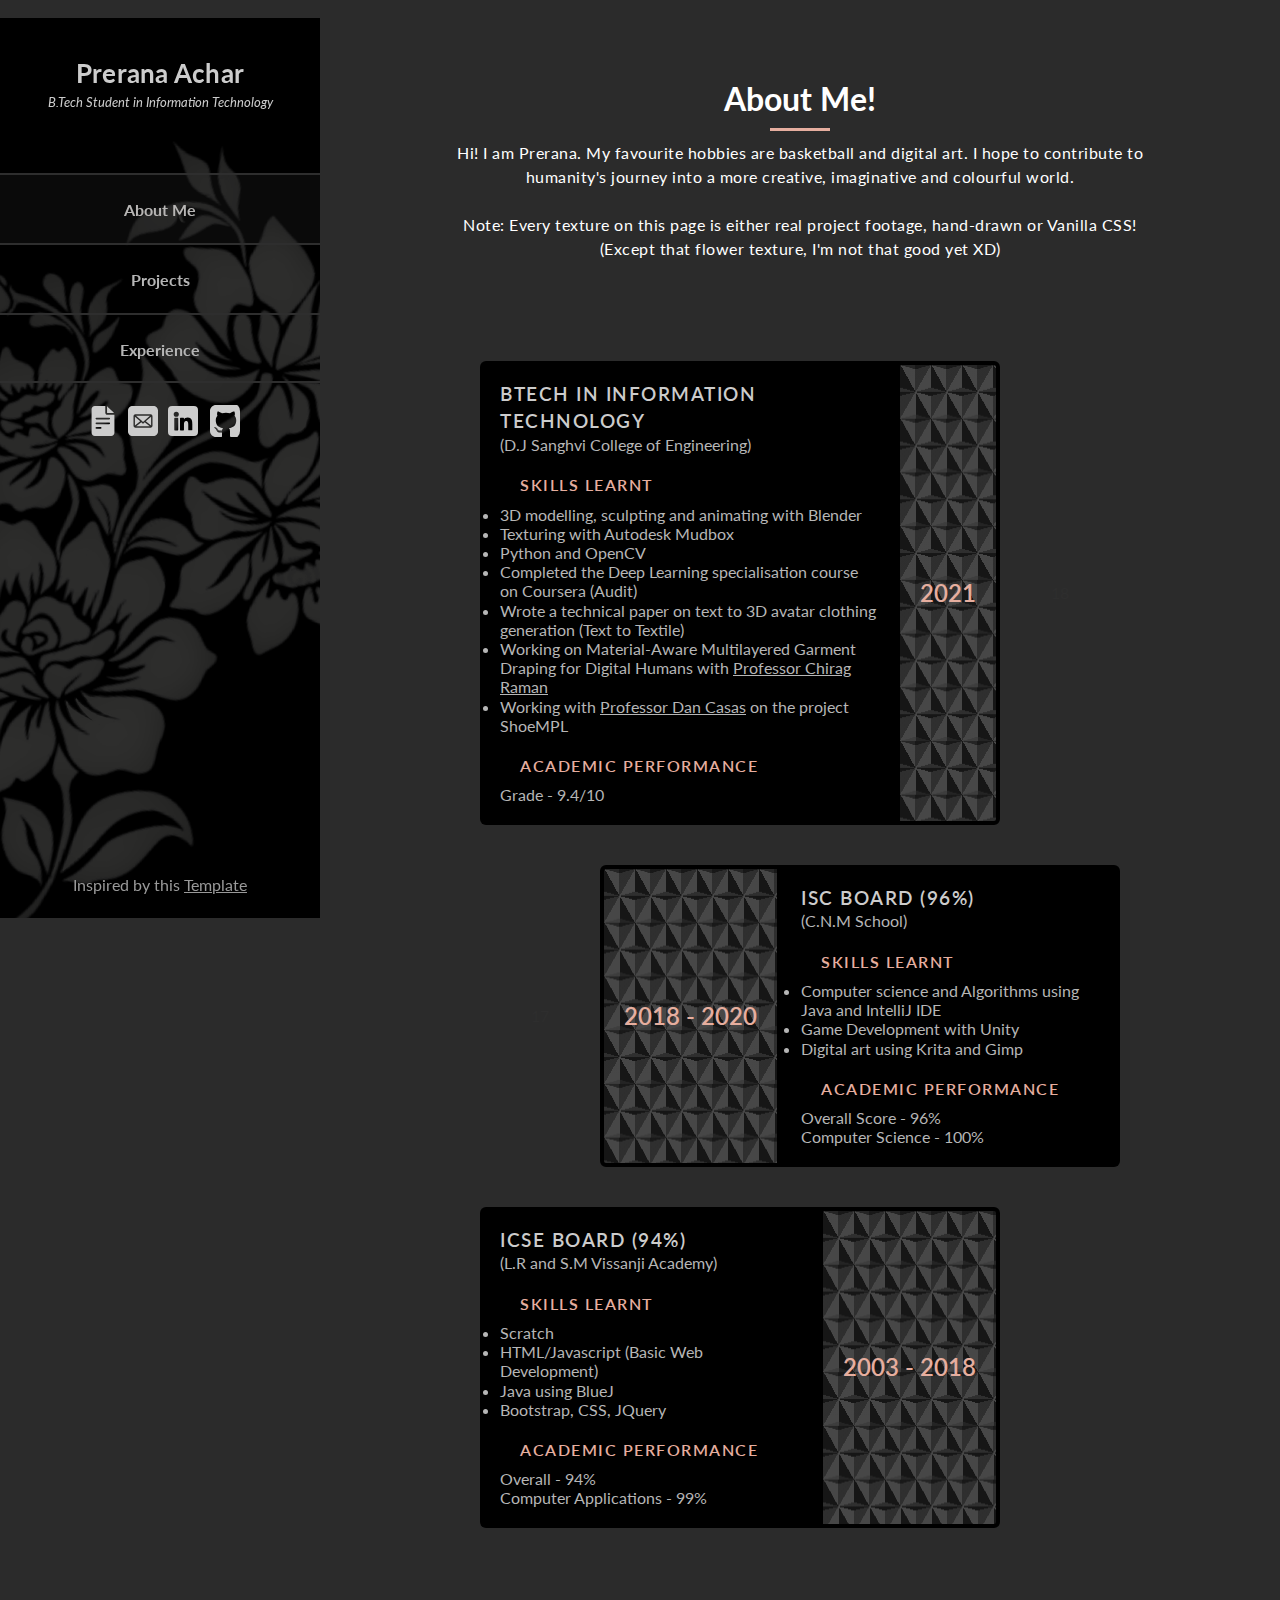
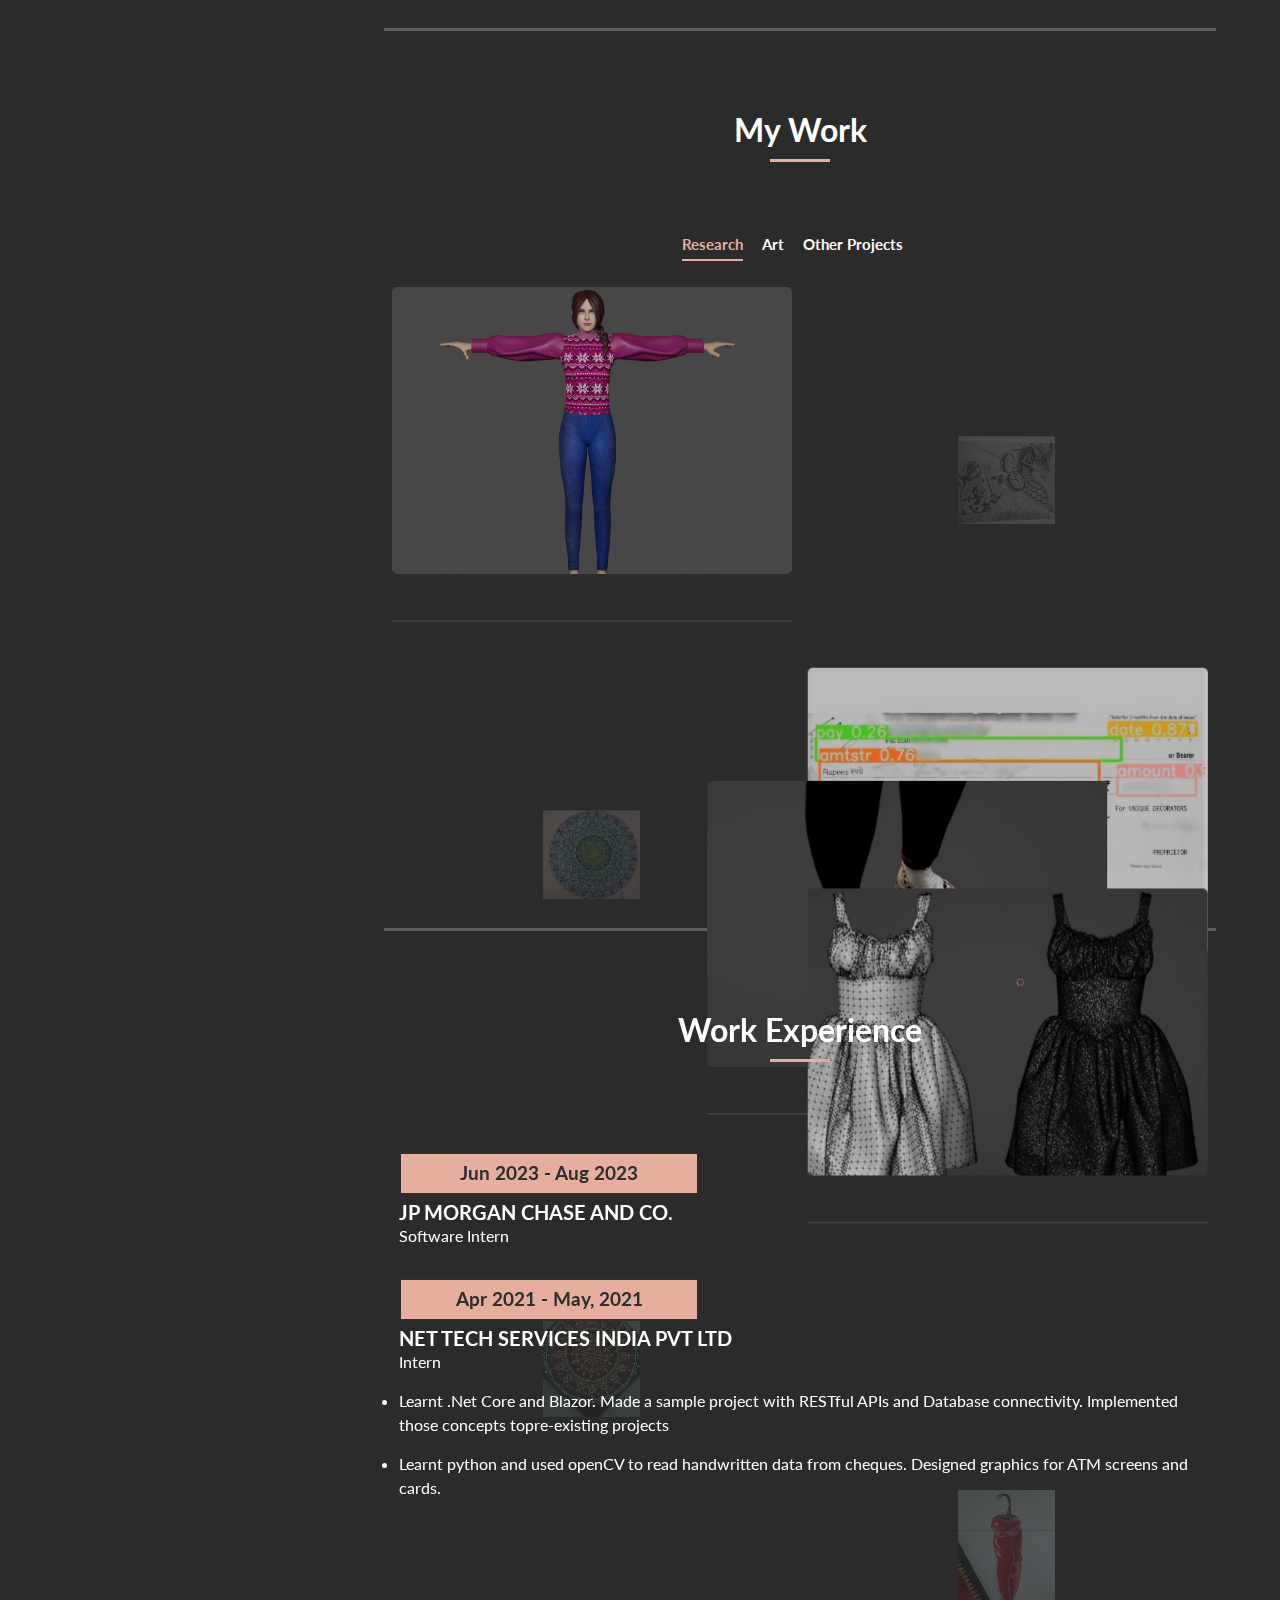
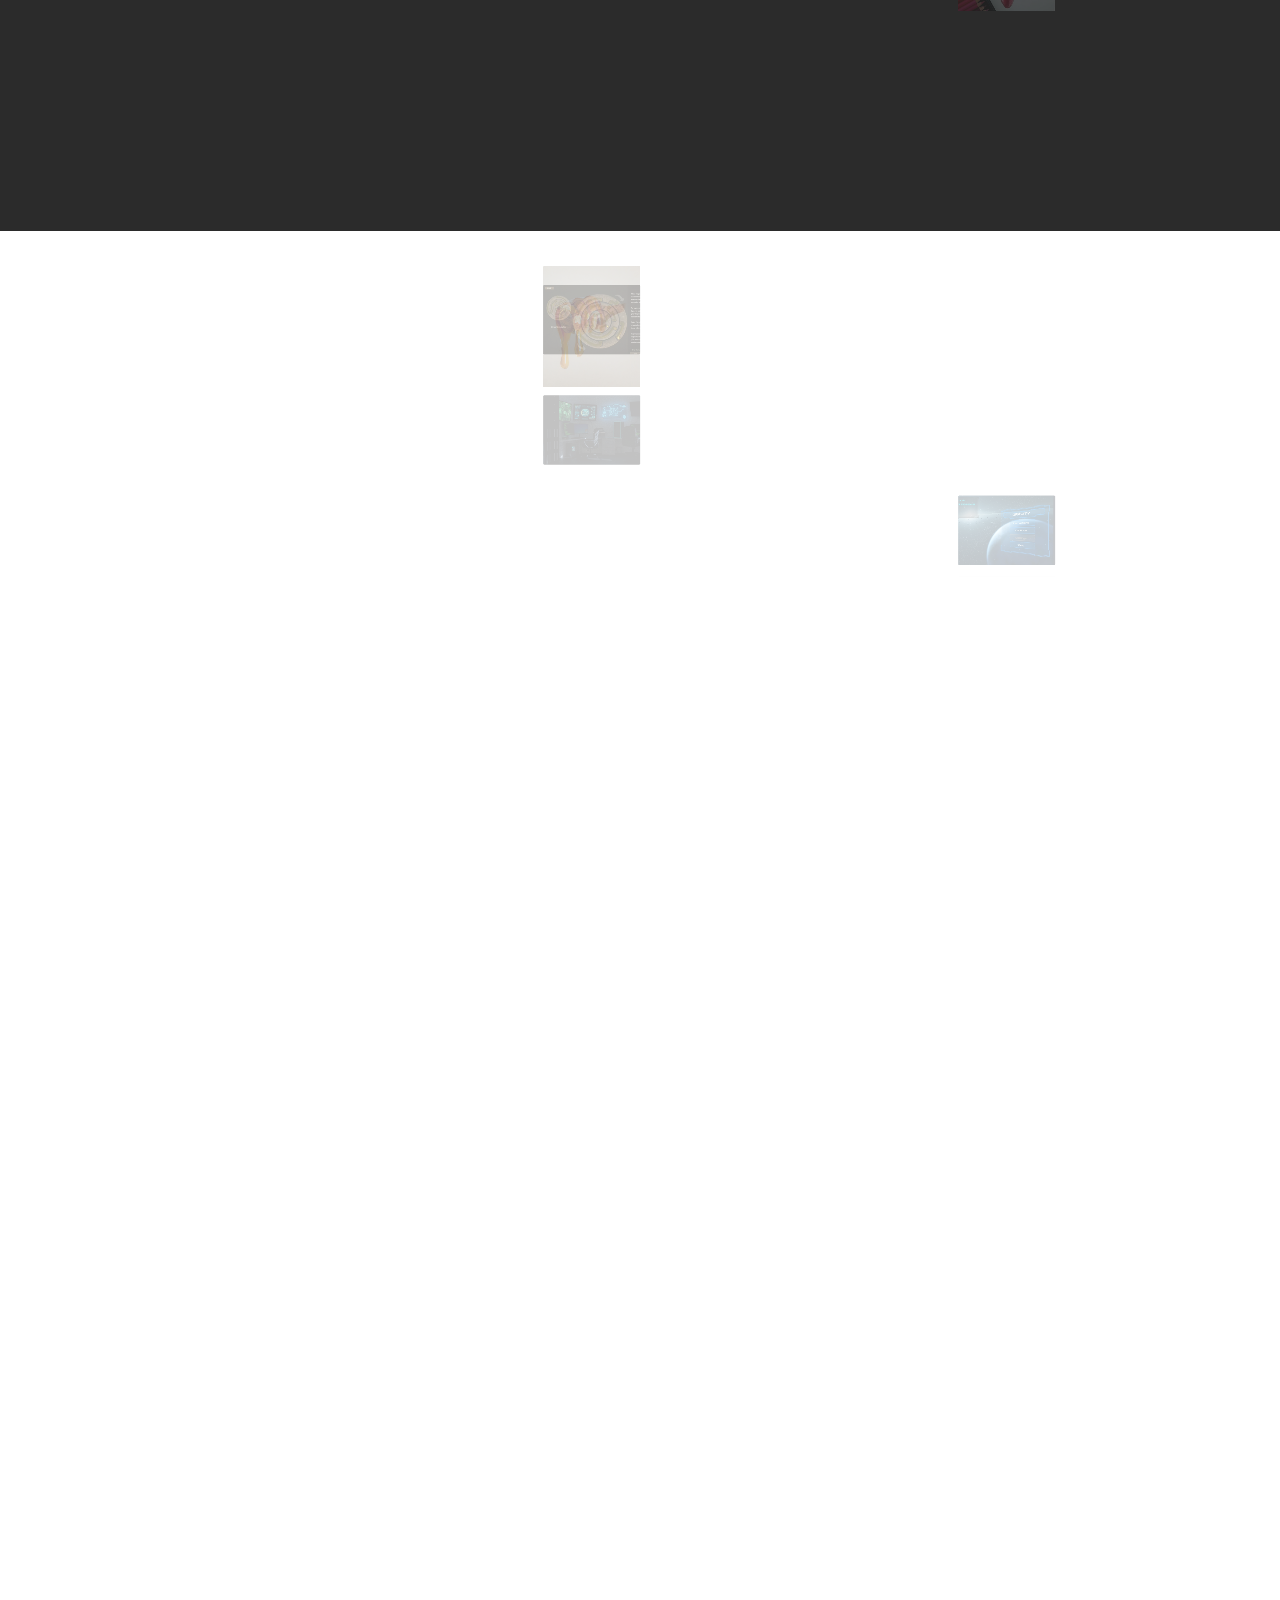
<file: index.html>
<!DOCTYPE html>
<html lang="en">
  <head>
    <meta charset="utf-8" />
    <meta
      name="viewport"
      content="width=device-width, initial-scale=1, shrink-to-fit=no"
    />
    <meta name="description" content="Prerana Achar's portfolio" />
    <meta name="author" content="Prerana Achar" />
    <link
      href="https://fonts.googleapis.com/css?family=Lato:100,300,400,700,900"
      rel="stylesheet"
    />

    <title>Prerana Achar's Portfolio</title>
    <!-- Bootstrap core CSS -->
    <link href="vendor/bootstrap/css/bootstrap.min.css" rel="stylesheet" />

    <!-- Additional CSS Files -->
    <link rel="stylesheet" href="assets/css/fontawesome.css" />
    <link rel="stylesheet" href="assets/css/templatemo-style.css" />
    <link rel="stylesheet" href="assets/css/owl.css" />
    <link rel="stylesheet" href="assets/css/icons.css" />
    <link rel="stylesheet" href="assets/css/lightbox.css" />
    <link rel="stylesheet" href="assets/css/timeline.css" />
    <link rel="stylesheet" href="assets/css/progress_bar.css" />
    
  </head>

  <body>
    <div id="page-wraper">
      <!-- Sidebar Menu -->
      <div class="responsive-nav">
        <i class="fa fa-bars" id="menu-toggle"></i>
        <div id="menu" class="menu">
          <i class="fa fa-times" id="menu-close"></i>
          <div class="container">
            <div class="author-content">
              <h4>Prerana Achar</h4>
              <span>B.Tech Student in Information Technology</span>
            </div>
            <nav class="main-nav" role="navigation">
              <ul class="main-menu">
                <li><a href="#section1">About Me</a></li>
                <li><a href="#section3">Projects</a></li>
                <li><a href="#section4">Experience</a></li>
              </ul>
            </nav>
            <!-- Social icons -->
            <div id="wrapper">
                <a class="iconDiv" tooltip="Resume" tabindex="0" href="assets/resources/Resume.pdf">
                  <div class="iconSVG">
                    <svg xmlns="http://www.w3.org/2000/svg" xmlns:xlink="http://www.w3.org/1999/xlink" xmlns:svgjs="http://svgjs.com/svgjs" version="1.1" x="0" y="0" viewBox="0 0 512 512" style="enable-background:new 0 0 512 512" xml:space="preserve">
                      <g>
                        <path d="M330 150c-19.299 0-35-15.701-35-35V0H116C85.673 0 61 24.673 61 55v402c0 30.327 24.673 55 55 55h280c30.327 0 55-24.673 55-55V150zM143 360h72.72c8.284 0 15 6.716 15 15s-6.716 15-15 15H143c-8.284 0-15-6.716-15-15s6.716-15 15-15zm-15-65c0-8.284 6.716-15 15-15h220c8.284 0 15 6.716 15 15s-6.716 15-15 15H143c-8.284 0-15-6.716-15-15zm235-95c8.284 0 15 6.716 15 15s-6.716 15-15 15H143c-8.284 0-15-6.716-15-15s6.716-15 15-15z" fill="currentColor"></path>
                        <path d="M325 115c0 2.757 2.243 5 5 5h114.314a54.866 54.866 0 0 0-10.515-13.732l-96.423-91.222a55.137 55.137 0 0 0-12.375-8.825V115z" fill="currentColor"></path>
                      </g>
                    </svg>
                  </div>
                </a>
                <a class="iconDiv" tooltip="Mail" tabindex="0" href="mailto:achar.prerana@gmail.com">
                  <div class="iconSVG">
                    <svg xmlns="http://www.w3.org/2000/svg" xmlns:xlink="http://www.w3.org/1999/xlink" xmlns:svgjs="http://svgjs.com/svgjs" version="1.1" x="0" y="0" viewBox="0 0 512 512" style="enable-background:new 0 0 512 512" xml:space="preserve">
                      <g>
                        <path d="m285.208 278.031 86.174 67.138H140.618l86.174-67.138 21.25 18.827c2.271 2.012 5.115 3.018 7.958 3.018s5.687-1.006 7.958-3.018zM118 181.642v150.725l90.52-70.525zm117.076 71.663L256 271.844l118.525-105.013h-237.05L235.07 253.3l.006.005zM512 78.393v355.215C512 476.833 476.833 512 433.607 512H78.393C35.167 512 0 476.833 0 433.607V78.393C0 35.167 35.167 0 78.393 0h355.215C476.833 0 512 35.167 512 78.393zm-94 97.45c0-18.203-14.36-33.012-32.011-33.012H126.011C108.36 142.831 94 157.64 94 175.843v160.313c0 18.203 14.36 33.012 32.011 33.012h259.978c17.651 0 32.011-14.809 32.011-33.012zm-24 156.523V181.642l-90.52 80.2z" fill="currentColor" class=""></path>
                      </g>
                    </svg>
                  </div>
                </a>
                <a class="iconDiv" tooltip="LinkedIn" tabindex="0" href="https://www.linkedin.com/in/prerana-achar-354805227/">
                  <div class="iconSVG">
                    <svg xmlns="http://www.w3.org/2000/svg" xmlns:xlink="http://www.w3.org/1999/xlink" xmlns:svgjs="http://svgjs.com/svgjs" version="1.1" x="0" y="0" viewBox="0 0 176 176" style="enable-background:new 0 0 512 512" xml:space="preserve">
                      <g>
                        <path d="M152 0H24A24 24 0 0 0 0 24v128a24 24 0 0 0 24 24h128a24 24 0 0 0 24-24V24a24 24 0 0 0-24-24zM60 139.28a3.71 3.71 0 0 1-3.71 3.72H40.48a3.71 3.71 0 0 1-3.72-3.72V73a3.72 3.72 0 0 1 3.72-3.72h15.81A3.72 3.72 0 0 1 60 73zM48.38 63a15 15 0 1 1 15-15 15 15 0 0 1-15 15zm94.26 76.54a3.41 3.41 0 0 1-3.42 3.42h-17a3.41 3.41 0 0 1-3.42-3.42v-31.05c0-4.64 1.36-20.32-12.13-20.32-10.45 0-12.58 10.73-13 15.55v35.86A3.42 3.42 0 0 1 90.3 143H73.88a3.41 3.41 0 0 1-3.41-3.42V72.71a3.41 3.41 0 0 1 3.41-3.42H90.3a3.42 3.42 0 0 1 3.42 3.42v5.78c3.88-5.83 9.63-10.31 21.9-10.31 27.18 0 27 25.38 27 39.32z" fill="currentColor" opacity="1"></path>
                      </g>
                    </svg>
                  </div>
                </a>
                <a class="iconDiv" tooltip="Github" tabindex="0" href="https://github.com/Prerana-Achar">
                  <div class="iconSVG" style="padding: 0%; height: 36px;">
                    <svg xmlns="http://www.w3.org/2000/svg" version="1.1" xmlns:xlink="http://www.w3.org/1999/xlink" x="0" y="0" viewBox="0 0 438.536 438.536" style="enable-background:new 0 0 512 512; margin:2px" xml:space="preserve">
						<g>
							<path d="M158.173 352.599c-3.049.568-4.381 1.999-3.999 4.281.38 2.283 2.093 3.046 5.138 2.283 3.049-.76 4.38-2.095 3.997-3.997-.378-2.092-2.091-2.95-5.136-2.567zM141.898 354.885c-3.046 0-4.568 1.041-4.568 3.139 0 2.474 1.619 3.518 4.853 3.138 3.046 0 4.57-1.047 4.57-3.138 0-2.471-1.619-3.522-4.855-3.139zM119.629 354.022c-.76 2.095.478 3.519 3.711 4.284 2.855 1.137 4.664.568 5.424-1.714.572-2.091-.666-3.61-3.711-4.568-2.856-.759-4.663-.102-5.424 1.998z" fill="currentColor"></path>
							<path d="M414.41 24.123C398.326 8.042 378.964 0 356.309 0H82.225C59.577 0 40.208 8.042 24.123 24.123 8.042 40.207 0 59.576 0 82.225v274.088c0 22.65 8.042 42.017 24.123 58.098 16.084 16.084 35.454 24.126 58.102 24.126h63.953c4.184 0 7.327-.144 9.42-.424 2.092-.288 4.184-1.526 6.279-3.717 2.096-2.187 3.14-5.376 3.14-9.562 0-.568-.05-7.046-.144-19.417-.097-12.375-.144-22.176-.144-29.41l-6.567 1.143c-4.187.76-9.469 1.095-15.846.999-6.374-.096-12.99-.76-19.841-1.998-6.855-1.239-13.229-4.093-19.13-8.562-5.898-4.477-10.085-10.328-12.56-17.559l-2.856-6.571c-1.903-4.373-4.899-9.229-8.992-14.554-4.093-5.332-8.232-8.949-12.419-10.852l-1.999-1.428c-1.331-.951-2.568-2.098-3.711-3.429-1.141-1.335-1.997-2.669-2.568-3.997-.571-1.335-.097-2.43 1.427-3.289 1.524-.855 4.281-1.279 8.28-1.279l5.708.855c3.808.76 8.516 3.042 14.134 6.851 5.614 3.806 10.229 8.754 13.846 14.843 4.38 7.806 9.657 13.75 15.846 17.843 6.184 4.097 12.419 6.143 18.699 6.143s11.704-.476 16.274-1.424c4.565-.954 8.848-2.385 12.847-4.288 1.713-12.751 6.377-22.559 13.988-29.41-10.848-1.143-20.602-2.854-29.265-5.14-8.658-2.286-17.605-5.995-26.835-11.136-9.234-5.14-16.894-11.512-22.985-19.13-6.09-7.618-11.088-17.61-14.987-29.978-3.901-12.375-5.852-26.652-5.852-42.829 0-23.029 7.521-42.637 22.557-58.814-7.044-17.32-6.379-36.732 1.997-58.242 5.52-1.714 13.706-.428 24.554 3.855 10.85 4.286 18.794 7.951 23.84 10.992 5.046 3.042 9.089 5.614 12.135 7.71 17.705-4.949 35.976-7.423 54.818-7.423 18.841 0 37.115 2.474 54.821 7.423l10.849-6.852c7.426-4.57 16.18-8.757 26.269-12.562 10.088-3.806 17.795-4.854 23.127-3.14 8.562 21.51 9.328 40.922 2.279 58.241 15.036 16.179 22.559 35.786 22.559 58.815 0 16.18-1.951 30.505-5.852 42.969-3.898 12.467-8.939 22.463-15.13 29.981-6.184 7.519-13.894 13.843-23.124 18.986-9.232 5.137-18.178 8.853-26.84 11.132-8.661 2.286-18.414 4.004-29.263 5.147 9.891 8.562 14.839 22.072 14.839 40.538v68.238c0 3.237.472 5.852 1.424 7.851.958 1.998 2.478 3.374 4.571 4.141 2.102.76 3.949 1.235 5.571 1.424 1.622.191 3.949.287 6.995.287h63.953c22.648 0 42.018-8.042 58.095-24.126 16.084-16.084 24.126-35.454 24.126-58.102V82.225c-.002-22.649-8.044-42.021-24.125-58.102z" fill="currentColor"></path>
							<path d="M86.793 319.195c-1.331.948-1.141 2.471.572 4.565 1.906 1.902 3.427 2.189 4.57.855 1.331-.948 1.141-2.471-.575-4.569-1.902-1.71-3.424-1.997-4.567-.851zM77.374 312.057c-.57 1.335.096 2.478 1.999 3.426 1.521.955 2.762.767 3.711-.568.57-1.335-.096-2.478-1.999-3.433-1.903-.572-3.14-.38-3.711.575zM95.646 330.331c-1.715.948-1.715 2.666 0 5.137 1.713 2.478 3.328 3.142 4.853 1.998 1.714-1.334 1.714-3.142 0-5.427-1.521-2.468-3.14-3.046-4.853-1.708zM105.641 343.174c-1.714 1.526-1.336 3.327 1.142 5.428 2.281 2.279 4.185 2.566 5.708.849 1.524-1.519 1.143-3.326-1.142-5.42-2.281-2.28-4.185-2.568-5.708-.857z" fill="currentColor"></path>
						</g>
					</svg>
                  </div>
                </a>
            </div>

            <div style="position: absolute; top:95%; width:100%; text-align:center; color:#999999;">Inspired by this <a href="https://templatemo.com/tm-531-reflux" style="text-decoration: underline;">Template</a></div>
          </div>
        </div>
      </div>

      <section class="section about-me" data-section="section1">
        <div class="container">
          <div class="section-heading">
            <h2>About Me!</h2>
            <div class="line-dec"></div>
            <span>Hi! I am Prerana. My favourite hobbies are basketball and digital art. I hope to contribute to humanity's journey into a more creative, imaginative and colourful world.<br><br>Note: Every texture on this page is either real project footage, hand-drawn or Vanilla CSS! <br>(Except that flower texture, I'm not that good yet XD)</span>             
          </div>
          <div class="timeline">
            <div class="timeline__event animated fadeInUp timeline__event--type1">
              <div class="timeline__event__icon">
              18
              </div>
              <div class="timeline__event__date">
                2021
              </div>
              <div class="timeline__event__content">
                <div class="timeline__event__title">
                  BTech in Information Technology
                </div>
                <div class="timeline__event__description">
                  (D.J Sanghvi College of Engineering)
                </div>
                <div class="timeline__event__subtitle">
                  Skills learnt
                </div>
                <div class="timeline__event__description">
                  <li>3D modelling, sculpting and animating with Blender</li>
                  <li>Texturing with Autodesk Mudbox</li>
                  <li>Python and OpenCV</li>
                  <li><span>Completed the Deep Learning specialisation course on Coursera (Audit)</span></li>
                  <li><span>Wrote a technical paper on text to 3D avatar clothing generation (Text to Textile)</span></li>
                  <li><span>Working on Material-Aware Multilayered Garment Draping for Digital Humans with <a href="https://www.tudelft.nl/ewi/over-de-faculteit/afdelingen/intelligent-systems/pattern-recognition-bioinformatics/socially-perceptive-computing-lab/people/chirag-raman">Professor Chirag Raman</a> </span></li>
				  <li><span>Working with <a href="https://dancasas.github.io/">Professor Dan Casas</a> on the project ShoeMPL</span></li>
				</div>
				<div class="timeline__event__subtitle">Academic Performance
                </div>
                <div class="timeline__event__description">
                   Grade - 9.4/10
                </div>
              </div>
            </div>
			<div class="timeline__event animated fadeInUp timeline__event--type1">
              <div class="timeline__event__icon">
              17
              </div>
              <div class="timeline__event__date">
                2018 - 2020
              </div>
              <div class="timeline__event__content">
                <div class="timeline__event__title">
                  ISC Board (96%)
                </div>
                <div class="timeline__event__description ">(C.N.M School) 
                </div>
                <div class="timeline__event__subtitle ">Skills Learnt
                </div>
                <div class="timeline__event__description">
					<li>Computer science and Algorithms using Java and IntelliJ IDE</li>
					<li>Game Development with Unity</li>
					<li>Digital art using Krita and Gimp</li> 
                </div>
                <div class="timeline__event__subtitle">Academic Performance
                </div>
                <div class="timeline__event__description">
                  Overall Score - 96%<br>
                  Computer Science - 100%
                </div>
              </div>
            </div>
			<div class="timeline__event animated fadeInUp timeline__event--type1">
              <div class="timeline__event__icon ">
              </div>
              <div class="timeline__event__date">
                2003 - 2018
              </div>
              <div class="timeline__event__content ">
                <div class="timeline__event__title">
                  ICSE Board (94%)
                </div>
                <div class="timeline__event__description">(L.R and S.M Vissanji Academy)
                </div>
                <div class="timeline__event__subtitle ">Skills learnt
                </div>
                
                <div class="timeline__event__description">
                    <li> Scratch</li>
                    <li> HTML/Javascript (Basic Web Development)</li>
                    <li> Java using BlueJ</li>
                    <li> Bootstrap, CSS, JQuery</li>
                </div>
                <div class="timeline__event__subtitle ">Academic Performance
                </div>
                <div class="timeline__event__description">
                    Overall - 94%<br>
                    Computer Applications - 99%
                </div>
              </div>
            </div>
          </div>
      </section>

      <section class="section my-work" data-section="section3" id="section3">
        <div class="container">
          <div class="section-heading">
            <h2>My Work</h2>
            <div class="line-dec"></div>
            
            
          </div>
          <div class="row">
            <div class="isotope-wrapper">
              <form class="isotope-toolbar">
				<label
                  ><input
                    type="radio"
                    data-type="python"
                    name="isotope-filter"
					checked="true"
                  />
                  <span>Research</span>
              </label>
                <label
                  ><input
                    type="radio"
                    data-type="art"
                    name="isotope-filter"
                  />
                  <span>Art</span></label
                >
                <label
                  ><input
                    type="radio"
                    data-type="c#"
                    name="isotope-filter"
                  />
                  <span>Other Projects</span></label
                >
                
              </form>
              <div class="isotope-box">
              <div class="isotope-item" data-type="python">
                <figure class="snip1321">
                  <img
                    src="assets/images/portfolio-03.jpg"
                    alt="sq-sample26"
                  />
                  <figcaption>
                    <h4>Text to 3D outfit generator</h4>
                    <span>Creates outfit designs from textual prompts to 3-D printable outfits using machine learning.
                      <br><br>(The outfit generated is for the prompt - "Pink wollen turtleneck top with balloon sleeves and blue jeans")
                    </span>
                  </figcaption>
                </figure>
              </div>
			  <div class="isotope-item" data-type="art">
                  <img
                    src="assets/images/art/02.jpg"
                    alt="sq-sample26"
                  />
              </div>
			  <div class="isotope-item" data-type="art">
                  <img
                    src="assets/images/art/01.jpg"
                    alt="sq-sample26"
                  />
              </div>
			  <div class="isotope-item" data-type="art">
                  <img
                    src="assets/images/art/03.jpg"
                    alt="sq-sample26"
                  />
              </div>
			  <div class="isotope-item" data-type="art">
                  <img
                    src="assets/images/art/04.jpg"
                    alt="sq-sample26"
                  />
              </div>
			  <div class="isotope-item" data-type="art">
                  <img
                    src="assets/images/art/05.jpg"
                    alt="sq-sample26"
                  />
              </div>
			  <div class="isotope-item" data-type="art">
                  <img
                    src="assets/images/art/06.jpg"
                    alt="sq-sample26"
                  />
              </div>
              <div class="isotope-item" data-type="c#">
                <figure class="snip1321">
                  <img
                    src="assets/images/portfolio-06.jpg"
                    alt="sq-sample26"
                  />
                  <figcaption>
                    <h4>Ivory Flame</h4>
                    <span class="smallText">Collaborative platform to teach analytical concepts to students through dynamically
                      adjusted 3D games and puzzles. A new puzzle orientation is randomly generated each time and the difficulty is based on the players previous performance.
                    <br><br> Also includes a game builder tool for teachers to create and upload their own drag and drop games. (Image shown is a puzzle to teach the concept of for loops)</span>
                    <button onclick="location.href='assets/resources/SIH.mp4'">See demo!</button>
                  </figcaption>
                </figure>
              </div>
              <div class="isotope-item" data-type="python">
                <figure class="snip1321">
                  <img
                    src="assets/images/portfolio-05.jpg"
                    alt="sq-sample26"
                  />
                  <figcaption>
                    <h4>Cheque OCR</h4>
                    <span>Perform OCR on cheques to extract information(Amount, MICR etc) from it and update it in the database.</span>
                  </figcaption>
                </figure>
              </div>
              <div class="isotope-item" data-type="c#">
                <figure class="snip1321">
                  <img
                    src="assets/images/portfolio-04.jpg"
                    alt="sq-sample26"
                  />
                  <figcaption>
                    <h4>Mystic Memoirs</h4>
                    <span>Host can create a 3D scene (meeting room, classroom, fantasy worlds etc.) and host it on their machine.<br>
                      <br>Friends/Attendees can choose avatars and join the session. Animations are synced across devices.</span>
                  </figcaption>
                </figure>
              </div>   
              <div class="isotope-item" data-type="c#">
                  <figure class="snip1321">
                    <img
                      src="assets/images/portfolio-02.jpg"
                      alt="sq-sample26"
                    />
                    <figcaption>
                      <h4>Gravity</h4>
                      <span class="mediumText">Physics based puzzle game in Unity. Rotate the setup in 3D space and change the direction of gravity to make the boxes move and get the protagonist cube to reach a portal. <br><br> Implemented physics based collisions and trigger  
                        animations which only break boxes if they are hit with enough force during collision</span>
						<button onclick="location.href='assets/resources/Gravity.mp4'">See demo!</button>
					</figcaption>
                  </figure>
              </div>           
                <div class="isotope-item" data-type="python">
                  <figure class="snip1321">
                    <img
                      src="assets/images/portfolio-01.jpg"
                      alt="sq-sample26"
                    />
                    <figcaption>
                      <h4>ShoeMPL</h4>
                      <span class="mediumText">Learn a model that generates 3D textured shoe offsets for SMPL meshes</span>
					  <button onclick="location.href='assets/resources/ShoeMPL.mp4'">See demo!</button>
                    </figcaption>
                  </figure>
                </div>
				<div class="isotope-item" data-type="python">
                  <figure class="snip1321">
                    <img
                      src="assets/images/draping.jpeg"
                      alt="sq-sample26"
                    />
                    <figcaption>
                      <h4>Multilayer Draping</h4>
                      <span class="mediumText">Drape multiple material aware 3D garments using GNNs</span>
					  <!--<button onclick="location.href='assets/resources/draping.mp4'">See demo!</button>-->
                    </figcaption>
                  </figure>
                </div>
              </div>
            </div>
          </div>
        </div>
      </section>

      <section class="section experience" data-section="section4">
        <div class="container">
          <div class="section-heading">
            <h2>Work Experience</h2>
            <div class="line-dec"></div>
          </div>
		  <div class="places">
            <div class="years">Jun 2023 - Aug 2023</div>
            <div class="content"><h5>JP Morgan Chase and Co.</h5>Software Intern</div>
          </div>
          <div class="places">
            <div class="years">Apr 2021 - May, 2021</div>
            <div class="content"><h5>net tech services india pvt ltd</h5>Intern<li>Learnt .Net Core and Blazor. Made a sample project with RESTful APIs and Database connectivity. Implemented those concepts topre-existing projects</li><li>Learnt python and used openCV to read handwritten data from cheques. Designed graphics for ATM screens and cards.</li></div>
          </div>
          <hr>
          
        </div>
      </section>
    </div>

    <!-- Scripts -->
    <!-- Bootstrap core JavaScript -->
    <script src="vendor/jquery/jquery.min.js"></script>
    <script src="vendor/bootstrap/js/bootstrap.bundle.min.js"></script>

    <script src="assets/js/isotope.min.js"></script>
    <script src="assets/js/owl-carousel.js"></script>
    <script src="assets/js/lightbox.js"></script>
    <script src="assets/js/custom.js"></script>
    <script>
	window.onload = function() {
    if(!window.location.hash) {
        window.location = window.location + '#loaded';
        window.location.reload();
    }
}
      $(".main-menu li:first").addClass("active");

      var showSection = function showSection(section, isAnimate) {
        var direction = section.replace(/#/, ""),
          reqSection = $(".section").filter(
            '[data-section="' + direction + '"]'
          ),
          reqSectionPos = reqSection.offset().top - 0;

        if (isAnimate) {
          $("body, html").animate(
            {
              scrollTop: reqSectionPos
            },
            0
          );
        } else {
          $("body, html").scrollTop(reqSectionPos);
        }
      };

      var checkSection = function checkSection() {
        $(".section").each(function() {
          var $this = $(this),
            topEdge = $this.offset().top - 80,
            bottomEdge = topEdge + $this.height(),
            wScroll = $(window).scrollTop();
          if (topEdge < wScroll && bottomEdge > wScroll) {
            var currentId = $this.data("section"),
              reqLink = $("a").filter("[href*=\\#" + currentId + "]");
            reqLink
              .closest("li")
              .addClass("active")
              .siblings()
              .removeClass("active");
          }
        });
      };

      $(".main-menu").on("click", "a", function(e) {
        e.preventDefault();
        showSection($(this).attr("href"), true);
      });

      $(window).scroll(function() {
        checkSection();
      });
    </script>
  </body>
</html>
</file>
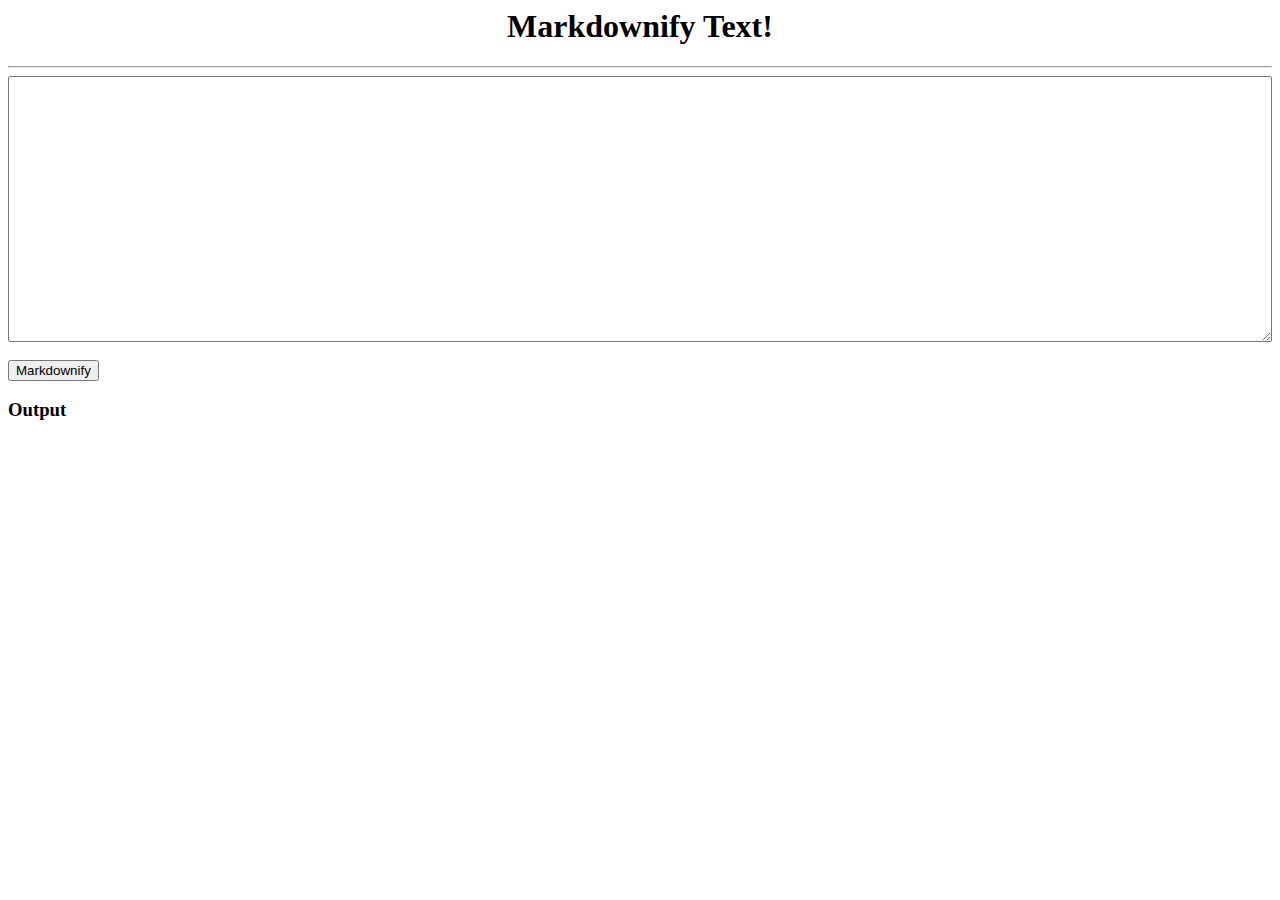
<file: markdownify/index.html>
<html>
	<head>
		<style>
			strong { font-weight: bold; }
		</style>
	</head>
	<body>
		<h1 style="text-align:center"> Markdownify Text! </h1>
		<hr/>
		<textarea id="txt" style="height:30%; width:100%"></textarea>
		<br/> <br/>
		<button type="button" onclick="markdownify()">Markdownify</button>
		<br/>
		<h3> Output </h3>
		<div id="output"></div>
		<script>
			function markdownify() {
				var src = document.getElementById("txt").value
				var rx_lt = /</g;
				var rx_gt = />/g;
				var rx_space = /\t|\r|\uf8ff/g;
				var rx_escape = /\\([\\\|`*_{}\[\]()#+\-~])/g;
				var rx_hr = /^([*\-=_] *){3,}$/gm;
				var rx_blockquote = /\n *&gt; *([^]*?)(?=(\n|$){2})/g;
				var rx_list = /\n( *)(?:[*\-+]|((\d+)|([a-z])|[A-Z])[.)]) +([^]*?)(?=(\n|$){2})/g;
				var rx_listjoin = /<\/(ol|ul)>\n\n<\1>/g;
				var rx_highlight = /(^|[^A-Za-z\d\\])(([*_])|(~)|(\^)|(--)|(\+\+)|`)(\2?)([^<]*?)\2\8(?!\2)(?=\W|_|$)/g;
				var rx_code = /\n((```|~~~).*\n?([^]*?)\n?\2|((    .*?\n)+))/g;
				var rx_link = /((!?)\[(.*?)\]\((.*?)( ".*")?\)|\\([\\`*_{}\[\]()#+\-.!~]))/g;
				var rx_table = /\n(( *\|.*?\| *\n)+)/g;
				var rx_thead = /^.*\n( *\|( *\:?-+\:?-+\:? *\|)* *\n|)/;
				var rx_row = /.*\n/g;
				var rx_cell = /\||(.*?[^\\])\|/g;
				var rx_heading = /(?=^|>|\n)([>\s]*?)(#{1,6}) (.*?)( #*)? *(?=\n|$)/g;
				var rx_para = /(?=^|>|\n)\s*\n+([^<]+?)\n+\s*(?=\n|<|$)/g;
				var rx_stash = /-\d+\uf8ff/g;

				function replace(rex, fn) {
					src = src.replace(rex, fn);
				}

				function element(tag, content) {
					return '<' + tag + '>' + content + '</' + tag + '>';
				}

				function blockquote(src) {
					return src.replace(rx_blockquote, function(all, content) {
						return element('blockquote', blockquote(highlight(content.replace(/^ *&gt; */gm, ''))));
					});
				}

				function list(src) {
					return src.replace(rx_list, function(all, ind, ol, num, low, content) {
						var entry = element('li', highlight(content.split(
							RegExp('\n ?' + ind + '(?:(?:\\d+|[a-zA-Z])[.)]|[*\\-+]) +', 'g')).map(list).join('</li><li>')));

						return '\n' + (ol
							? '<ol start="' + (num
								? ol + '">'
								: parseInt(ol,36) - 9 + '" style="list-style-type:' + (low ? 'low' : 'upp') + 'er-alpha">') + entry + '</ol>'
							: element('ul', entry));
					});
				}

				function highlight(src) {
					return src.replace(rx_highlight, function(all, _, p1, emp, sub, sup, small, big, p2, content) {
						return _ + element(
							  emp ? (p2 ? 'strong' : 'em')
							: sub ? (p2 ? 's' : 'sub')
							: sup ? 'sup'
							: small ? 'small'
							: big ? 'big'
							: 'code',
							highlight(content));
					});
				}

				function unesc(str) {
					return str.replace(rx_escape, '$1');
				}

				var stash = [];
				var si = 0;

				src = '\n' + src + '\n';

				replace(rx_lt, '&lt;');
				replace(rx_gt, '&gt;');
				replace(rx_space, '  ');

				// blockquote
				src = blockquote(src);

				// horizontal rule
				replace(rx_hr, '<hr/>');

				// list
				src = list(src);
				replace(rx_listjoin, '');

				// code
				replace(rx_code, function(all, p1, p2, p3, p4) {
					stash[--si] = element('pre', element('code', p3||p4.replace(/^    /gm, '')));
					return si + '\uf8ff';
				});

				// link or image
				replace(rx_link, function(all, p1, p2, p3, p4, p5, p6) {
					stash[--si] = p4
						? p2
							? '<img src="' + p4 + '" alt="' + p3 + '"/>'
							: '<a href="' + p4 + '">' + unesc(highlight(p3)) + '</a>'
						: p6;
					return si + '\uf8ff';
				});

				// table
				replace(rx_table, function(all, table) {
					var sep = table.match(rx_thead)[1];
					return '\n' + element('table',
						table.replace(rx_row, function(row, ri) {
							return row == sep ? '' : element('tr', row.replace(rx_cell, function(all, cell, ci) {
								return ci ? element(sep && !ri ? 'th' : 'td', unesc(highlight(cell || ''))) : ''
							}))
						})
					)
				});

				// heading
				replace(rx_heading, function(all, _, p1, p2) { return _ + element('h' + p1.length, unesc(highlight(p2))) });

				// paragraph
				replace(rx_para, function(all, content) { return element('p', unesc(highlight(content))) });

				// stash
				replace(rx_stash, function(all) { return stash[parseInt(all)] });

				document.getElementById("output").innerHTML = src.trim();
			};
		</script>
	</body>
</html>
</file>
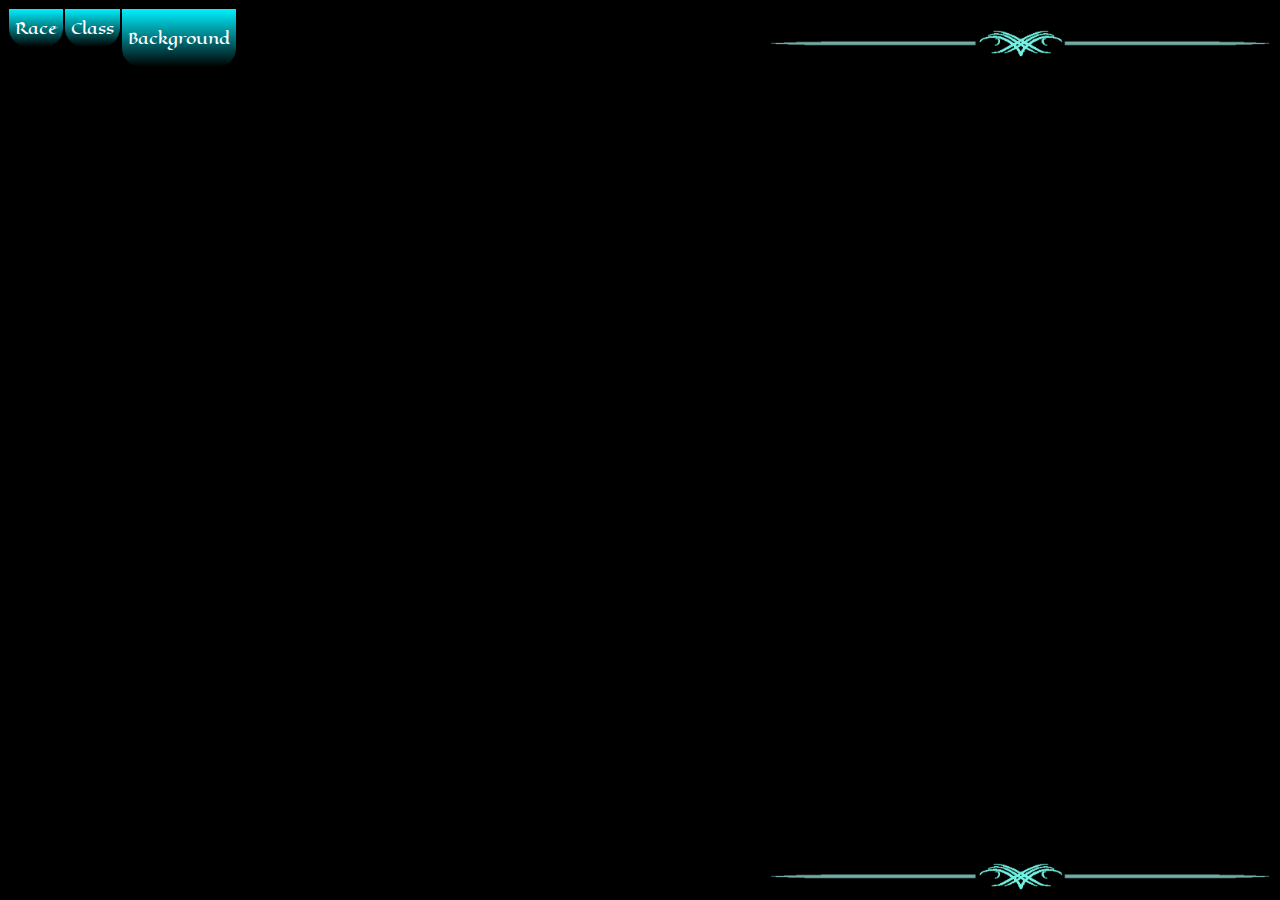
<file: Background.html>
<!DOCTYPE html>
<html>
	<title>
		Create a character - Background
	</title>
	<head>
		<link rel="stylesheet" href="MysticMemoirsCss.css">
	</head>
	<body>
		<script type="text/javascript" src="Scripts.js"></script>
   		<div id="trial"></div>
		<script>writeMainHeader();</script>
		<script>
			document.getElementById("background").style.height = "60px";
		</script>
	</body>
</html>
</file>
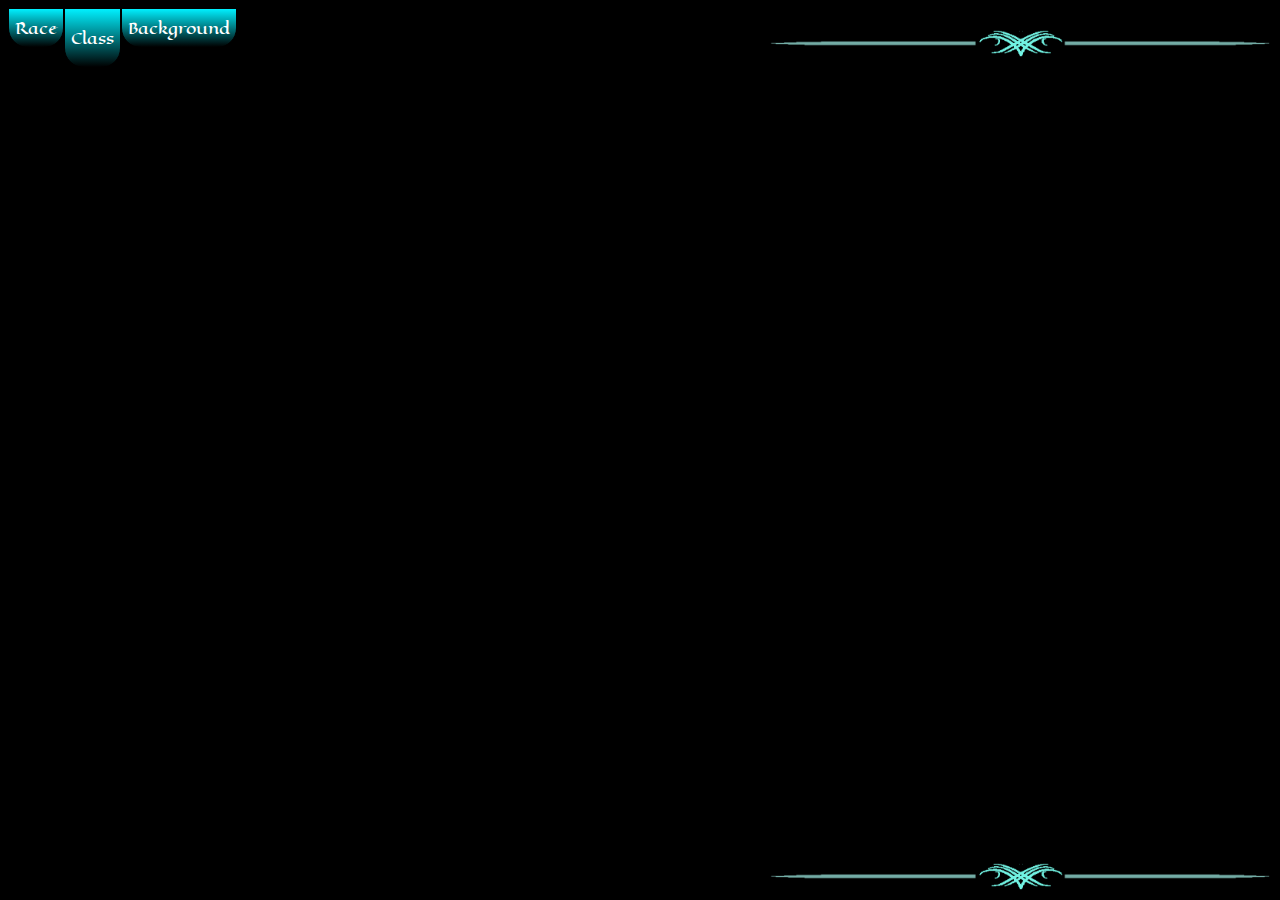
<file: Class.html>
<!DOCTYPE html>
<html>
	<title>
		Create a character - Class
	</title>
	<head>
		<link rel="stylesheet" href="MysticMemoirsCss.css">
	</head>
	<body>
		<script type="text/javascript" src="Scripts.js"></script>
		<div id="trial"></div>
		<script>writeMainHeader();</script>
		<script>
			document.getElementById("class").style.height = "60px";
		</script>
	</body>
</html>
</file>
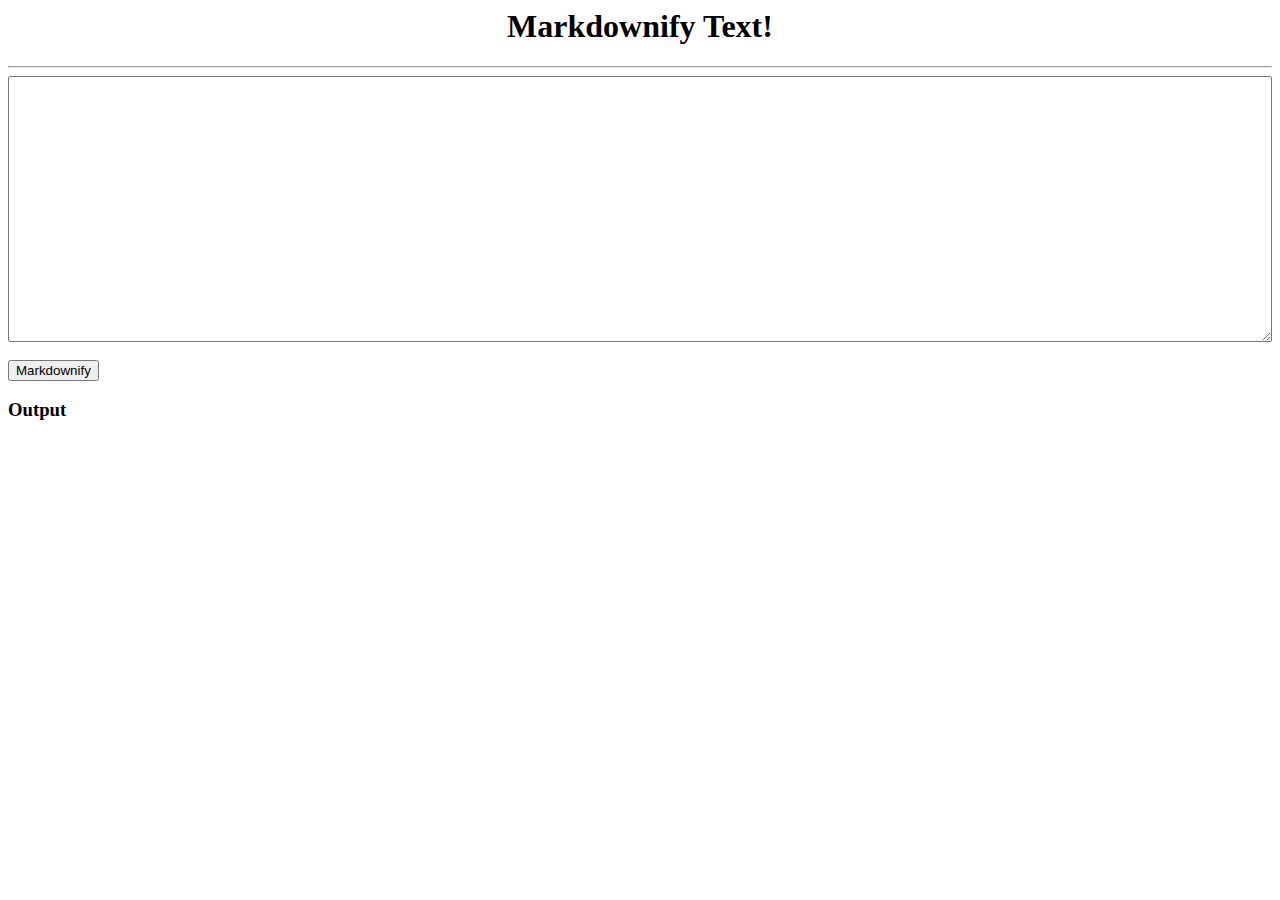
<file: markdownify.html>
<html>
	<head>
		<style>
			strong { font-weight: bold; }
		</style>
	</head>
	<body>
		<h1 style="text-align:center"> Markdownify Text! </h1>
		<hr/>
		<textarea id="txt" style="height:30%; width:100%"></textarea>
		<br/> <br/>
		<button type="button" onclick="bold()">Markdownify</button>
		<br/>
		<h3> Output </h3>
		<div id="output"></div>
		<script>
			function bold()
			{
				var text = document.getElementById("txt").value.replace(/\n/g, '<br/>')
				var bold = /\*\*(.*?)\*\*/gm;
				var html = text.replace(bold, '<strong>$1</strong>');            
				document.getElementById("output").innerHTML = html;
			}
		</script>
	</body>
</html>
</file>
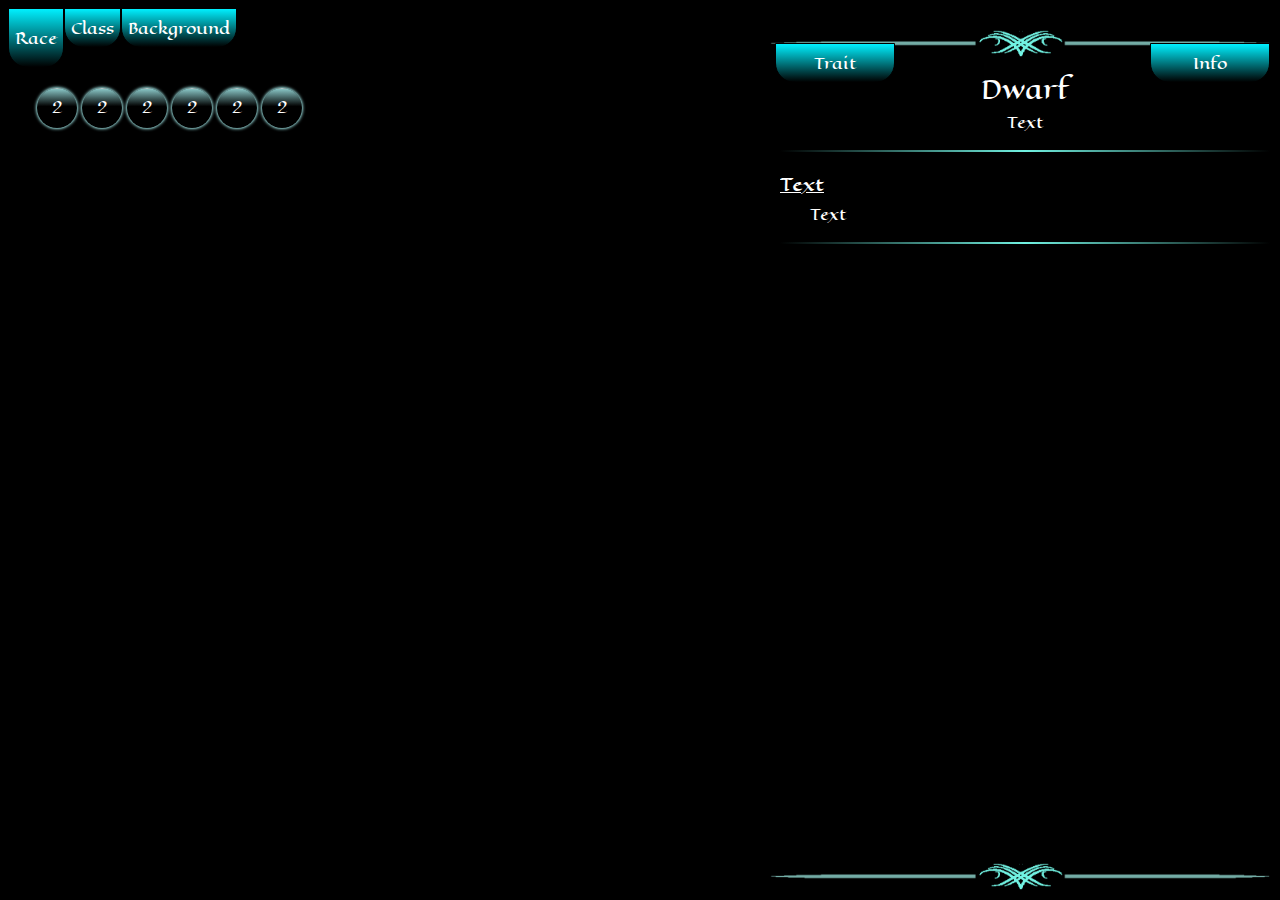
<file: Race.html>
<!DOCTYPE html>
<html>
	<title>
		Create a character - Race
	</title>
	<head>
		<link rel="stylesheet" href="MysticMemoirsCss.css">
	</head>
	<body>
		<script type = "text/javascript" src="Scripts.js"></script>
		<div id="trial"></div>
		<script>writeMainHeader();</script>
		<script>
			document.getElementById("race").style.height = "60px";
		</script>

			

		<div >
		<button class="mainSelectionButtons" style="position : absolute; width:120px; top:43px; left:auto; right:10px;">Info</button>
		<button class="mainSelectionButtons" style="position : absolute; width:120px; top:43px; left:auto; right:385px;">Trait</button>
		<p  id="race_heading">Dwarf</p>
			<div id="info_viewer">
				
				<p id="race_description" style="text-align: center; margin-top:0px;">Text</p>
				<hr id="line">
				<script>writeInfo();</script>

			</div>
		</div> 
		<Circle> 2 </Circle>	
		<Circle> 2 </Circle>	
		<Circle> 2 </Circle>	
		<Circle> 2 </Circle>
		<Circle> 2 </Circle>	
		<Circle> 2 </Circle>		
	</body>
</html>
</file>
<file: assets/css/icons.css>
:root {
    --color-light: #cccccc;
    --color-mid: #3b3b3b;
    --color-dark: #000000;
    --pink:#e6ae9f;
  }
  #wrapper {
    color: white;
    display: flex;
    align-items: center;
    justify-content: center;
    width:100%;
  }

  .iconDiv {
    height: 36px;
    width: 36px;
    margin-top: 20px;
    margin-bottom: 20px;
    margin-left: 4px;
    padding: 4px;
    border-radius: 8px;
    display: inline-flex;
    align-items: center;
    white-space: nowrap;
    overflow: hidden;
    cursor: pointer;
    transition: width 300ms ease-in-out 0s, background-color 300ms linear 200ms;
  }
  .iconSVG {
    height: 30px;
    aspect-ratio: 1 / 1;
  }
  .iconDiv:hover,
  .iconDiv:focus-visible {
    width: 142px;
    background-color: var(--color-mid);
    transition: width 300ms ease-in-out 0s, background-color 100ms linear 0s;
  }
  .iconDiv:hover div svg{
    color: var(--pink);
  }
  .iconDiv div svg{
    color: var(--color-light);
  }
  .iconDiv:focus-visible {
    outline: 1px solid var(--color-mid);
    outline-offset: 4px;
  }
  .iconDiv:active {
    opacity: 0.9;
  }
  .iconDiv::after {
    content: attr(tooltip);
    margin-left: 12px;
    animation: fadeIn 600ms linear forwards;
  }
  
  @keyframes fadeIn {
    0% {
      opacity: 0;
    }
    50% {
      opacity: 0;
    }
    100% {
      opacity: 1;
    }
  }
</file>
<file: assets/css/timeline.css>
:root {
    --lightergray: #cccccc;
    --lightgray:#b6b6b6;
    --gray:#3b3b3b;
    --black: #000000;
    --white:#ffffff;
    --pink:#e6ae9f;
  }
.timeline {
    display: flex;
    flex-direction: column;
    position: relative;
}
.timeline__event {
    margin-bottom: 20px;
    position: relative;
    display: flex;
    margin: 20px 0;
    border-radius: 6px;
    align-self: center;
    width: 50vw;
    /* border-width: 0px 3px 0px 0px;
    border-style: solid;
    border-image: 
    linear-gradient(
      to bottom, 
      rgb(0, 0, 0), 
      rgba(255, 255, 255),
      rgb(0, 0, 0)
    ) 1 100%; */
}
.timeline__event:nth-child(2n + 1) {
    /* border-width: 0px 0px 0px 3px; */
    flex-direction: row-reverse;
}
.timeline__event:nth-child(2n + 1) .timeline__event__date {
    border-radius: 0 6px 6px 0;
}
.timeline__event:nth-child(2n + 1) .timeline__event__content {
    border-radius: 6px 0 0 6px;
}
.timeline__event:nth-child(2n + 1) .timeline__event__icon:before {
    content: "";
    width: 2px;
    height: 100%;
    background:var(--pink);
    position: absolute;
    top: 0%;
    left: 50%;
    right: auto;
    z-index: -1;
    transform: translateX(-50%);
    animation: fillTop 2s forwards 4s ease-in-out;
}
.timeline__event:nth-child(2n + 1) .timeline__event__icon:after {
    content: "";
    width: 100%;
    height: 2px;
    background: var(--pink);
    position: absolute;
    right: 0;
    z-index: -1;
    top: 50%;
    left: auto;
    transform: translateY(-50%);
    animation: fillLeft 2s forwards 4s ease-in-out;
}
.timeline__event__title {
    font-size: 1.2rem;
    line-height: 1.4;
    text-transform: uppercase;
    font-weight: 600;
    color: var(--lightergray);
    letter-spacing: 1.5px;
}
.timeline__event__subtitle {
    font-size: 1rem;
  padding-left:20px;
    line-height: 1.4;
    text-transform: uppercase;
    font-weight: 600;
    color: var(--pink);
    letter-spacing: 1.5px;
    padding-bottom: 8px;
    padding-top:20px ;
}
.timeline__event__content {
    padding: 20px;
    background: var(--black);
    width:100%;
    border-radius: 0 6px 6px 0;
}
.timeline__event__date {
    color: var(--pink);
    font-size: 1.5rem;
    font-weight: 600;
    /*https://10015.io/tools/css-background-pattern-generator*/
    background:
      conic-gradient(from 75deg,rgba(51,51,51,0.48)   15deg ,rgba(0, 0, 0, 0.48) 0 30deg ,#0000 0 180deg, rgba(0, 0, 0, 0.48) 0 195deg,rgba(51,51,51,0.48) 0 210deg,#0000 0) calc(0.5*31px) calc(0.5*31px/0.577),
      conic-gradient(rgba(51,51,51,0.48)   30deg ,rgba(102,102,102,0.48) 0 75deg, rgba(51,51,51,0.48) 0 90deg, rgba(0, 0, 0, 0.48) 0 105deg, rgba(102,102,102,0.48) 0 150deg, rgba(0, 0, 0, 0.48) 0 180deg,rgba(102,102,102,0.48) 0 210deg, rgba(51,51,51,0.48) 0 256deg, rgba(0, 0, 0, 0.48) 0 270deg,rgba(51,51,51,0.48) 0 286deg, rgba(0, 0, 0, 0.48) 0 331deg,rgba(102,102,102,0.48) 0);
    background-size: 31px calc(31px/0.577);
    display: flex;
    align-items: center;
    justify-content: center;
    white-space: nowrap;
    padding: 0 20px;
    border-radius: 6px 0 0 6px;
    border: 4px solid var(--black);
}
.timeline__event__icon {
    display: flex;
    align-items: center;
    justify-content: center;
    color: #2e2e2e;
    padding: 20px;
    align-self: center;
    margin: 0 20px;
    background: #00000000;
    border-radius: 100%;
    width: 40px;
    padding: 40px;
    height: 40px;
    position: relative;
}
.timeline__event__icon i {
    font-size: 32px;
}
.timeline__event__icon:before {
    content: "";
    width: 2px;
    height: 100%;
    background: var(--pink);
    position: absolute;
    top: 0%;
    z-index: -1;
    left: 50%;
    transform: translateX(-50%);
    animation: fillTop 2s forwards 4s ease-in-out;
}
.timeline__event__icon:after {
    content: "";
    width: 100%;
    height: 2px;
    background: var(--pink);
    position: absolute;
    left: 0%;
    z-index: -1;
    top: 50%;
    transform: translateY(-50%);
    animation: fillLeftOdd 2s forwards 4s ease-in-out;
}
.timeline__event__description {
    flex-basis: 60%;
    color: var(--lightgray);
    line-height: 1.2;
}
.timeline__event__description a{
    color: var(--lightgray);
    text-decoration: underline;
}
.timeline__event__description p{
    color: var(--lightgray); 
}
.timeline__event:last-child .timeline__event__icon:before {
    content: none;
}
@media (max-width: 786px) {
    .timeline__event {
        flex-direction: column;
        align-self: center;
   }
    .timeline__event__content {
        width: 100%;
   }
    .timeline__event__icon {
        border-radius: 6px 6px 0 0;
        width: 100%;
        margin: 0;
        box-shadow: none;
   }
    .timeline__event__icon:before, .timeline__event__icon:after {
        display: none;
   }
    .timeline__event__date {
        border-radius: 0;
        padding: 20px;
   }
    .timeline__event:nth-child(2n + 1) {
        flex-direction: column;
        align-self: center;
   }
    .timeline__event:nth-child(2n + 1) .timeline__event__date {
        border-radius: 0;
        padding: 20px;
   }
    .timeline__event:nth-child(2n + 1) .timeline__event__icon {
        border-radius: 6px 6px 0 0;
        margin: 0;
   }
}
@keyframes fillLeft {
    100% {
        right: 100%;
   }
}
@keyframes fillTop {
    100% {
        top: 100%;
   }
}
@keyframes fillLeftOdd {
    100% {
        left: 100%;
   }
}




@media screen and (max-width: 845px) {
    .timeline__event {
        margin-bottom: 10px;
        width: 85vw;
    }
    .timeline__event__icon {
        padding: 10px;
        align-self: center;
        margin: 0 20px;
        height: 40px;
       
    }
   .timeline__event__date {
        border-radius: 0;
        padding: 10px;
        font-size: 1.25rem;
   }
}
</file>
<file: assets/css/progress_bar.css>
.progress {
    background: rgba(255,255,255,0.1);
    justify-content: flex-start;
    border-radius: 100px;
    align-items: center;
    position: relative;
    padding: 0 5px;
    margin-left: 10px;
    margin-right: 10px;
    display: flex;
    height: 30px;
    width:70%;
   white-space: normal;
    
  }
  
 

  .progress-value{
    border-radius: 100px;
    background: #e6ae9f;
    height: 20px;
    width: 0;
    color: #2e2e2e;
  }

  

  .pv-micro{
    animation: load-micro 3s normal forwards;
  }
  @keyframes load-micro {
    0% { width: 0; }
    100% { width: 20%; }
  }
  
  .pv-mini{
    animation: load-mini 3s normal forwards;
  }
  @keyframes load-mini {
    0% { width: 0; }
    100% { width: 30%; }
  }
  
  .pv-normal{
    animation: load-normal 3s normal forwards;
  }
  @keyframes load-normal {
    0% { width: 0; }
    100% { width: 50%; }
  }
  
  .pv-max{
    animation: load-max 3s normal forwards;
  }
  @keyframes load-max {
    0% { width: 0; }
    100% { width: 70%; }
  }
  
  .pv-mega{
    animation: load-mega 3s normal forwards;
  }
  @keyframes load-mega {
    0% { width: 0; }
    100% { width: 90%; }
  }
</file>
<file: MysticMemoirsCss.css>
.mainSelectionButtons
{
	
	height: 40px;
	left: -10px;
	top: -10px;
	background : linear-gradient(180deg, #00F0FF 0%, #000000 100%);
	border : 1px solid #000000;
	box-sizing : border-box;
	border-radius: 0px 0px 20px 20px;
	font-family: Eagle Lake;
	
	font-size: 15px;
	text-align: center;

	color: #FFFFFF;
    float : left;

}
.mainSelectionButtons:hover
{
	height:60px;
}

.mainSelectionButtons:focus
{
	height:60px;
}


HeaderImage
{
	position:absolute;
	width: 500px;
	content: url(Header.png);
	right:10px;
	
}

@font-face
{
    font-family: Eagle Lake;
    src: url('eaglelake-regular-webfont.woff2') format('woff2'),
         url('eaglelake-regular-webfont.woff') format('woff');
}

body
{
	background:#000000;
	font-family: Eagle Lake;
}

#race_heading
{
	position:absolute;
	right:10px;
	font-size: 25px; 
	top:43px; 
	margin-bottom:0px;
	color:white;
	
	text-align: center;
	width:490px;
	
}

#info_viewer{
	position:absolute;
	right:10px;
	top:110px;
	display:block;
	width:490px;
	height:78%;
	left:auto;
	
	font-size: 15px;
	
	text-align:left;
	color: #FFFFFF;
	overflow:auto;
	
}


#line
{

	background : linear-gradient(to right, rgba(0, 0, 0, 1), rgba(113, 242, 226, 1), rgba(0, 0, 0, 1));
	height:2px;
	border : 0px;
}

Circle
{
	position:relative;
	height:40px;
	width:40px;
	display:inline-block;
	border-radius:50%;
	box-shadow:0px 0px 3px 1px #9FE5E5;
	background: linear-gradient(180deg, rgba(255, 255, 255, 0.84) 0%, rgba(159, 230, 230, 0.84) 3.25%, rgba(0, 0, 0, 0) 45.83%);
	left:-200px;
	top:80px;
	text-align:center;
	line-height:40px;
	color:white;
}
</file>
<file: assets/css/templatemo-style.css>
:root {
    --lightergray: #cccccc;
    --lightgray:#b6b6b6;
    --gray:#3b3b3b;
    --black: #000000;
    --white:#ffffff;
    --pink:#e6ae9f;
  }
@import url(fontawesome.css);
@import url("https://fonts.googleapis.com/css?family=Lato:100,300,400,700,900");
body {
    font-family: 'Lato', sans-serif;
}

#page-wraper {
    background: #2b2b2b;
    -webkit-background-size: cover;
    -moz-background-size: cover;
    -o-background-size: cover;
    background-size: cover;
    width: 100%;
}


/* Basic */
html{
    scroll-behavior: smooth;
}
body {
    overflow-x: hidden;
    
}

input,
select,
textarea {
    outline: none;
}

a,
a:hover {
    text-decoration: none;
}

p {
    font-size: 16px;
    line-height: 24px;
    color: #fff;
}

h4 {
    font-size: 26px;
    font-weight: 700;
    color: #fff;
    letter-spacing: 0.25px;
}

img {
    width: 100%;
    overflow: hidden;
}

ul {
    padding: 0;
    margin: 0;
    list-style: none;
}

ul li {
    display: inline-block;
}

html {
    -webkit-box-sizing: border-box;
    -moz-box-sizing: border-box;
    box-sizing: border-box;
}

*,
*:before,
*:after {
    -webkit-box-sizing: inherit;
    -moz-box-sizing: inherit;
    box-sizing: inherit;
}

.clearfix {
    zoom: 1;
}

.clearfix:before,
.clearfix:after {
    content: "";
    display: table;
}

.clearfix:after {
    clear: both;
}

.container {
    margin: 0 auto;
}

.main-nav {
    text-align: center;
}

.main-nav li:last-child a {
    border-bottom: 2px solid #2e2e2e;
}

.main-nav li {
    display: block;
}

.main-nav li a {
    height: 70px;
    line-height: 70px;
    display: inline-block;
    font-size: 16px;
    font-weight: 700;
    color:var(--lightgray);
    width: 100%;
    transition: all 0.5s;
    border-top: 2px solid #2e2e2e;
}

.main-nav li:hover a,.main-nav li.active a
 {
    background: #2e2e2e;
    color: var(--pink);
}
/* Sidebar Menu */

.menu .image {
    margin-top: 60px;
}

.menu .image img {
    width: 140px;
    height: 140px;
    border-radius: 50%;
    text-align: center;
}

.menu .author-content {
    margin: 40px 0px 60px 0px;
}

.menu .author-content h4 {
    margin-bottom: 0px;
    color:var(--lightergray);
}

.menu .author-content span {
    font-size: 13px;
    font-style: italic;
    color:var(--lightergray);
}

.menu .social-network {
    margin-top: 60px;
}

.menu .social-network ul li {
    margin: 0 3px;
}

.menu .social-network ul li a {
    width: 40px;
    height: 40px;
    display: inline-block;
    text-align: center;
    line-height: 40px;
    background-color:var(--gray);
    color: var(--lightgray);
    font-size: 14px;
    transition: all 0.5s;
}

.menu .social-network ul li a:hover {
    background-color: #2e2e2e;
    color: #e6ae9f;
}

.menu .copyright-text {
    position: relative;
    margin-top: 60px;
}

.menu .copyright-text p {
    border-top: 1px solid rgba(250, 250, 250, 0.1);
    display: inline-block;
    width: 100%;
    padding-left: 30px;
    padding-right: 30px;
    padding-top: 30px;
    font-size: 13px;
}

.menu:before,
.menu:after {
    content: "";
    display: table;
}

.menu:after {
    clear: both;
}

.menu a {
    text-decoration: none;
    color: inherit;
}

.menu {
    text-align: center;
}

.menu::-webkit-scrollbar {
    display: none;
}

.menu {
    left: 10%;
  -webkit-transition: -webkit-transform 233ms cubic-bezier(0, 0, 0.21, 1);
  -webkit-overflow-scrolling: touch;
  background: var(--black);
  box-sizing: border-box;
  height: 100vh;  
  max-height: 100vh !important;
  max-width: 80vw !important;
  min-width: 45px !important;
  outline: none;
  overflow-x: hidden !important;
  overflow-y: auto !important;
  padding: 0;
  position: fixed !important;
  top: calc(0px);  
  width: 20%;
  will-change: transform;
  z-index: 9999 !important;
}

.menu-toggle {
  color: #2e2e2e;
  cursor: pointer;
  font-size: 25px;
  position: fixed;
  right: 25px;
  top: 25px;
}

#menu-toggle {
    z-index: 999;
    cursor: pointer;
    position: fixed;
    top: 0;
    left: 0;
    color: #e6ae9f;
    background-color: #2e2e2e;
    width: 60px;
    height: 60px;
    text-align: center;
    display: inline-block;
    line-height: 60px;
}

.menu-close {
  cursor: pointer;
}

#menu-close {
    cursor: pointer;
    text-align: right;
    color: #e6ae9f;
    background-color: var(--gray);
    width: 100%;
    height: 60px;
    text-align: center;
    display: inline-block;
    line-height: 60px;
}
.about-me a{
    color: white;
}
 .about-me a:hover{
    color: #e6ae9f;
 }
/* Section */

.section {
    color: #fff;
    width: 55%;
    right: 10%;
    left: 35%;
    position: relative;
    min-height: 100vh;
    padding-bottom: 80px;
    border-bottom: 3px solid rgba(250, 250, 250, 0.25);
    
}

.section-heading {
    text-align: center;
    padding: 80px 45px;
}

.section-heading h2 {
    font-size: 32px;
    font-weight: 700;
    color: #fff;
}

.section-heading .line-dec {
    width: 60px;
    height: 3px;
    background-color: #e6ae9f;
    margin: 10px auto;
}

.section-heading span {
    margin-top: 5px;
    font-size: 16px;
    color: #fff;
    letter-spacing: 0.5px;
}


/* Buttons */

.white-button a {
    display: inline-block;
    padding: 12px 20px;
    background-color: #2e2e2e;
    color: #e6ae9f;
    font-size: 13px;
    font-weight: 800;
    letter-spacing: 0.5px;
    text-transform: uppercase;
    transition: all 0.5s;
    border :1px solid white;
   
}

.white-button a:hover {
    background-color: #e6ae9f;
    color: #2e2e2e;
    border:none;
   
}

button {
    display: inline-block;
    padding: 10px 20px;
    background-color: #2e2e2e;
    color: #e6ae9f;
    font-size: 12px;
    font-weight: 800;
    letter-spacing: 0.5px;
    text-transform: uppercase;
    transition: all 0.5s;
    border: none;
    outline: none;
    cursor: pointer;
}

button:hover {
    outline: none;
    background-color: #e6ae9f;
    color: #2e2e2e;
}


/* Left & Right Post */

.right-image-post {
    margin-top: 60px;
    padding-top: 60px;
    border-top: 2px solid rgba(250, 250, 250, 0.1);
}


.left-image,
.right-image  {
    
   height: 100%;
   display: flex;
   flex-direction: column;
   justify-content:center;
   
   font-weight: 900;
    
    white-space: nowrap;
   margin-top: 20px;

}
.year{
    display: flex;
    text-align: center;
    margin: 7px;
    flex-direction: row;
    position: relative;
    justify-content:right ;
    font-size: large;
    
}
.right-image .year{
    justify-content: left;
    
}

.right-image-post h4,
.left-image-post h4 {
    margin-top: 30px;
}

.right-image-post p,
.left-image-post p {
    margin-top: 20px;
}

.right-image-post .white-button,
.left-image-post .white-button {
    margin-top: 30px;
}


/* Services */

.my-services .col-md-6 {
    padding-left: 50px;
    padding-right: 5px;
    text-align: left;
    
}
.col-md-6 h4{
    font-size: 40px;
}
.col-md-6 p{
    padding: 8px;
    line-height: 2;
}
.service-item {
    margin-bottom: 10px;
    padding: 50px;
    background-color: rgba(250, 250, 250, 0.1);
    transition: all 0.5s;
}

.service-item h4 {
    transition: all 0.5s;
}

.service-item p {
    transition: all 0.5s;
}

.service-item:hover {
    background-color: rgba(250, 250, 250, 1);
}

.service-item:hover h4 {
    color: #1e1e1e;
}

.service-item:hover p {
    color: #4a4a4a;
}

.service-item .service-icon {
    width: 70px;
    height: 70px;
    display: inline-block;
    margin-bottom: 30px;
    background-size: cover;
    background-repeat: no-repeat;
    transition: all 0.5s;
}

.service-item .first-service-icon {
    background-image: url(../images/first-white-icon.png);
}

.service-item:hover .first-service-icon {
    background-image: url(../images/first-main-icon.png);
}

.service-item .second-service-icon {
    background-image: url(../images/second-white-icon.png);
}

.service-item:hover .second-service-icon {
    background-image: url(../images/second-main-icon.png);
}

.service-item .third-service-icon {
    background-image: url(../images/third-white-icon.png);
}

.service-item:hover .third-service-icon {
    background-image: url(../images/third-main-icon.png);
}

.service-item .fourth-service-icon {
    background-image: url(../images/fourth-white-icon.png);
}

.service-item:hover .fourth-service-icon {
    background-image: url(../images/fourth-main-icon.png);
}


/* My Work */

section.my-work .section-heading {
    text-align: center;
    padding: 80px 45px 50px 45px;
}

.isotope-wrapper {
    position: relative;
    width: 100%;
    margin: auto;
}

.isotope-toolbar input[type="radio"] {
    display: none;
}

.isotope-toolbar span {
    text-transform: capitalize;
    display: inline-block;
    margin-right: 15px;
    padding-bottom: 3px;
    font-size: 15px;
    font-weight: 700;
    border-bottom: 2px solid transparent;
    transform: ease-in-out 0.5s;
    cursor: pointer;
}

.isotope-toolbar input[type="radio"]:checked + span {
    color: #e6ae9f;
    border-bottom: 2px solid #e6ae9f;
}

.isotope-box {
    position: relative;
    width: 100%;
}

.isotope-toolbar {
    text-align: center;
    margin: 10px;
}

.isotope-toolbar p {
    border-top: 1px solid #fff;
    padding-top: 15px;
}

.isotope-toolbar a {
    color: #fff;
}

.isotope-item {
    position: relative;
    width: 48%;
    margin: 1%;
    border-bottom: 2px solid rgba(250,250,250,0.1);
    padding-bottom: 30px;
    margin-bottom: 30px;
}

.isotope-item img {
    top: 0;
    left: 0;
    width: 100%;
    height: 100%;
    border-radius: 5px;
}
.lazyload {
    background: #f7f7f7;
}

.lazyloading {
    background: #f7f7f7 url(//afarkas.github.io/lazysizes/assets/imgs/loader.gif) no-repeat center;
    min-height: 60px;
}

figure.snip1321 {
  overflow: hidden;
  text-align: center;
  -webkit-perspective: 50em;
  perspective: 50em;  
}
figure.snip1321 * {
  -webkit-box-sizing: padding-box;
  box-sizing: padding-box;
  -webkit-transition: all 0.2s ease-out;
  transition: all 0.2s ease-out;
}
figure.snip1321 figcaption {
 top: 45%;
  left: 20px;
  right: 20px;
  position: absolute;
  opacity: 0;
  z-index: 1; 
}
figure.snip1321 h4 {
    margin-top: 15px;
  margin-bottom: 5px;
  color: #e6ae9f;
}
figure.snip1321 h4 p{
    color: var(--lightergray);
    margin-bottom: -5px;
}
figure.snip1321 span {
    font-size: 15px;
    font-style: italic;
    display: block;
    padding: 5%;
    color: var(--lightergray);
}
figure.snip1321 i {
  position: relative!important;
  font-size: 18px;
  background-color: #e6ae9f;
  width: 40px;
  height: 40px;
  display: inline-block;
  text-align: center;
  line-height: 40px;
  border-radius: 5px;
  color: #fff;
  padding: 3px;
}
figure.snip1321:after {
    background-color:  rgba(0,0,0,0.2);
    backdrop-filter: blur(100px);
  position: absolute;
  content: "";
  display: block;
  top: 20px;
  left: 20px;
  right: 20px;
  bottom: 20px;
  -webkit-transition: all 0.4s ease-in-out;
  transition: all 0.4s ease-in-out;
  -webkit-transform: rotateX(-90deg);
  transform: rotateX(-90deg);
  -webkit-transform-origin: 50% 50%;
  -ms-transform-origin: 50% 50%;
  transform-origin: 50% 50%;
  opacity: 0;

}
figure.snip1321 a {
  left: 0;
  right: 0;
  top: 0;
  bottom: 0;
  z-index: 1;
}
figure.snip1321:hover figcaption,
figure.snip1321.hover figcaption {
  -webkit-transform: translateY(-50%);
  transform: translateY(-50%);
  opacity: 1;
  -webkit-transition-delay: 0.2s;
  transition-delay: 0.2s;
}
figure.snip1321:hover:after,
figure.snip1321.hover:after {
  -webkit-transform: rotateX(0);
  transform: rotateX(0);
  opacity: 0.9;
}
figure.snip1321 .smallText{
    font-size: 12.25px;
     
   }

figure.snip1321 .mediumText{
    font-size: 13px;
     
   }

/* Contact Me */

section.experience {
    border-bottom: none;
}
.experience .places{
    margin-bottom: 30px;
}

.experience .years{
    background-color: #e6ae9f;
    color: #2e2e2e;
    border: 2px solid #2e2e2e;
    padding: 5px;
    width: 300px;
    text-align: center;
    font-weight: bold;
    font-size: larger;
}
.experience .content h5{
    text-transform: uppercase;
    margin-top: 5px;
    margin-bottom: 0px;
    font-weight: bold;
}
.experience .content li{
 margin-top: 15px;
}





@media screen and (max-width: 1680px) {
   
}

@media screen and (max-width: 1680px) and (min-width: 846px) { 
    .menu .social-network ul li a {
        width: 36px;
        height: 36px;
        line-height: 36px;
    }

    .menu .social-network ul li {
        margin: 0;
    }

    .menu .image {
        margin-top: 60px;
    }
    .menu {
        left: 5%;
    }

    .section {
        color: #fff;
        width: 65%;
        right: 5%;
        left: 30%;
    }
}

@media screen and (max-width: 1280px) {
    .menu {
        left: 0%;
    }

    .right-image-post h4,
    .left-image-post h4 {
        margin-top: 30px;
        padding: 10px;
    }

    .right-image-post p,
    .left-image-post p {
        margin-top: 0px;
    }

    .right-image-post .white-button,
    .left-image-post .white-button {
        margin-top: 25px;
    }
    .menu {
        width: 25%;
    }
    
}

.menu .container {
    padding-left: 0;
    padding-right: 0;
    background: url("../images/flower.png");
    background-position: center;
    background-size: cover;
    height: 100%;
    width: 100;
}

@media screen and (max-width: 1280px) and (min-width: 846px) {
   
}

#menu-toggle,
#menu-close {
    display: none;
}  

@media screen and (max-width: 845px) {     
    
    .section-heading {
        
        padding: 80px 0px;
    }

    #menu-toggle,
    #menu-close {
        display: inline-block;
    }    

    .menu {        
        width: 320px;
        -webkit-transform: translateX(-100%) !important;
        transform: translateX(-100%) !important;
        transition: -webkit-transform 233ms cubic-bezier(0, 0, 0.21, 1);
        transition: transform 233ms cubic-bezier(0, 0, 0.21, 1);
        transition: transform 233ms cubic-bezier(0, 0, 0.21, 1), -webkit-transform 233ms cubic-bezier(0, 0, 0.21, 1);
    }

    .menu .image {
        margin-top: 40px;        
    }

    .menu .image img {
        width: 120px;
        height: 120px;
    }

    .menu .author-content {
        margin: 20px 0px 40px 0px;
    }

    .menu .container {
        padding-left: 15px;
        padding-right: 15px;
    }

    .menu.open {
        display: inline-block;
        -webkit-transform: translateX(0) !important;
                transform: translateX(0) !important;
    }

    .responsive-nav {
        display: inline-block;
    }
    .section {
        width: 94%;
        right: 3%;
        left: 3%;
    }
    .isotope-item {
        width: 94%;
        margin: 3%;
    }
    .left-image-post img {
        margin-bottom: 30px;
    }
    .right-image-post img {
        margin-top: 30px;
    }
    .isotope-item {
        border-bottom: none;
        text-align: center;
    }
    .isotope-toolbar {
        margin-bottom: 20px;
    }
}


@media screen and (max-width: 480px)
{
    
    
    body{
        font-size: 0.75rem;
       
    }


p {
    font-size: 12px;
    line-height: 18px;
}

h4 {
    font-size: 20px;
    font-weight: 700;
    letter-spacing: 0.25px;
}
.col-md-6 h4{
    font-size: 25px;
}

figure.snip1321 span {
    font-size: 13px;
    padding: 3%;
    line-height: 14px;
}

figure.snip1321 .smallText{
    font-size: 11px;
    line-height: 12px;
     
   }

figure.snip1321 .mediumText{
    font-size: 12px;
     
   }
}
</file>
